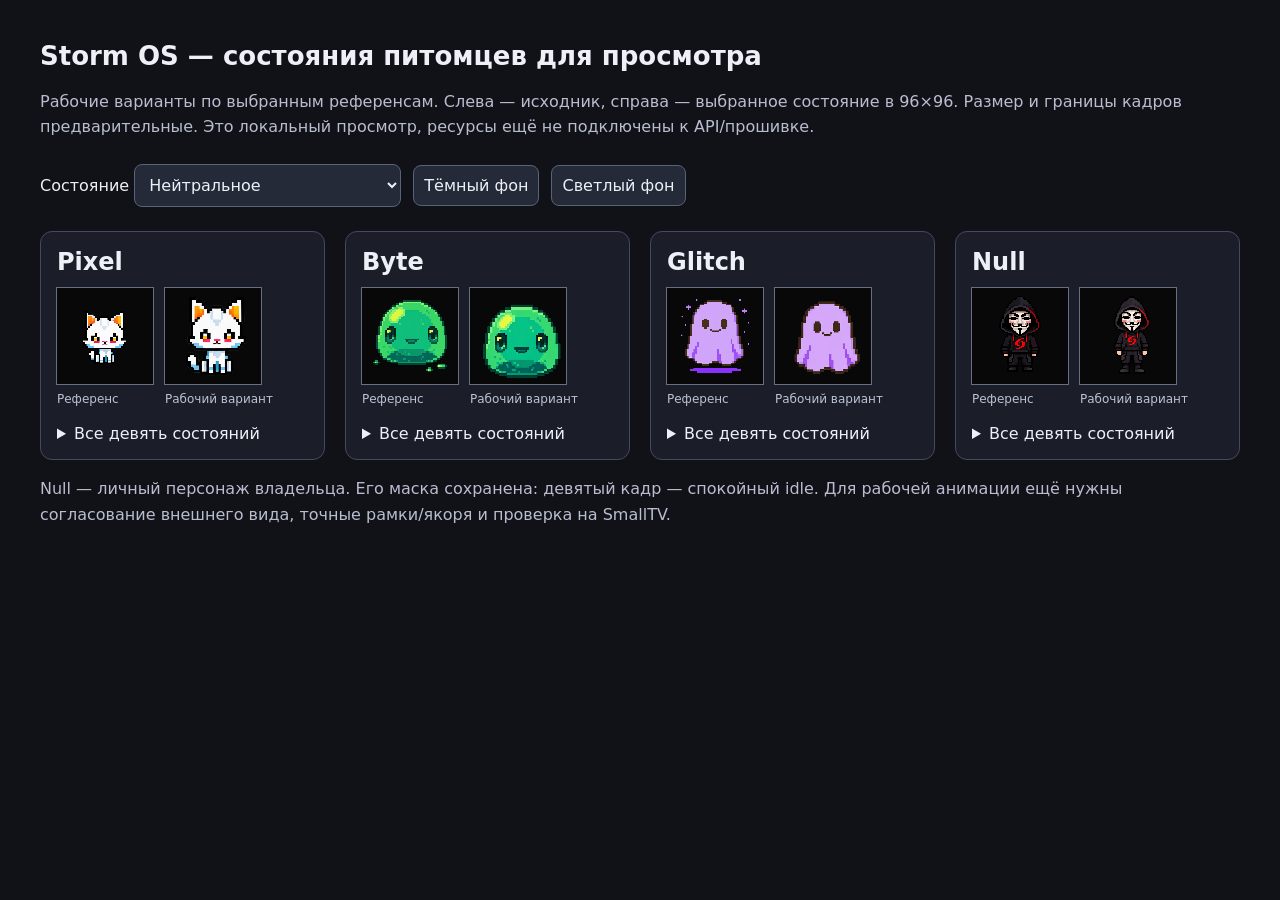
<file: assets/pets/review/index.html>
<!doctype html>
<html lang="ru">
<head>
  <meta charset="utf-8">
  <meta name="viewport" content="width=device-width,initial-scale=1">
  <title>Storm OS — просмотр состояний питомцев</title>
  <style>
    :root { color-scheme: dark; font: 16px system-ui,sans-serif; background:#111218; color:#eef0f7; }
    body { max-width:1200px; margin: auto; padding:24px; }
    h1 { font-size:26px; } p { color:#b8becf; line-height:1.6; }
    .toolbar { display:flex; gap:12px; flex-wrap:wrap; align-items:center; margin:24px 0; }
    select,button { font:inherit; padding:10px; border:1px solid #596279; border-radius:8px; background:#252a38; color:inherit; }
    button { cursor:pointer; } button:focus-visible,select:focus-visible { outline:3px solid #ff6278; }
    .cards { display:grid; grid-template-columns:repeat(auto-fit,minmax(250px,1fr)); gap:20px; }
    article { background:#1b1e29; border:1px solid #424a60; border-radius:12px; padding:16px; }
    h2 { margin:0 0 12px; } .pair { display:flex; gap:12px; flex-wrap:wrap; }
    figure { margin:0; } figcaption { font-size:12px; margin-top:8px; color:#bbc3d5; }
    .tile { background:var(--backdrop,#080809); width:96px; height:96px; outline:1px solid #667085; }
    .tile img { width:96px; height:96px; object-fit:contain; image-rendering:pixelated; }
    canvas { display:block; width:96px; height:96px; image-rendering:pixelated; }
    details { margin-top:18px; } summary { cursor:pointer; } .sheet { max-width:100%; height:auto; background:var(--backdrop,#080809); margin-top:12px; }
    small { display:block; margin-top:12px; color:#b8becf; line-height:1.5; }
  </style>
</head>
<body>
  <h1>Storm OS — состояния питомцев для просмотра</h1>
  <p>Рабочие варианты по выбранным референсам. Слева — исходник, справа — выбранное состояние в 96×96.
    Размер и границы кадров предварительные. Это локальный просмотр, ресурсы ещё не подключены к API/прошивке.</p>
  <div class="toolbar">
    <label>Состояние <select id="state">
      <option>Нейтральное</option><option>Радость</option><option>Еда</option><option>Игра</option>
      <option>Сон</option><option>Пробуждение</option><option>Голод / грусть</option><option>Усталость</option><option>Моргание / спокойный idle</option>
    </select></label>
    <button type="button" id="dark">Тёмный фон</button><button type="button" id="light">Светлый фон</button>
  </div>
  <main class="cards" id="cards"></main>
  <p>Null — личный персонаж владельца. Его маска сохранена: девятый кадр — спокойный idle.
    Для рабочей анимации ещё нужны согласование внешнего вида, точные рамки/якоря и проверка на SmallTV.</p>
  <script>
    const files = { Pixel:'Pixel-states-v2.png', Byte:'Byte-states-v1.png', Glitch:'Glitch-states-v1.png', Null:'Null-states-v2.png' };
    const drafts = [];
    const select = document.querySelector('#state');
    function render() {
      const index = select.selectedIndex;
      for (const { image,canvas } of drafts) {
        if (!image.naturalWidth) continue;
        const ctx = canvas.getContext('2d');
        ctx.clearRect(0,0,96,96); ctx.imageSmoothingEnabled = false;
        const w = image.naturalWidth/3, h = image.naturalHeight/3;
        const scale = Math.min(96/w,96/h), dw=w*scale, dh=h*scale;
        ctx.drawImage(image,(index%3)*w,Math.floor(index/3)*h,w,h,(96-dw)/2,(96-dh)/2,dw,dh);
      }
    }
    for (const [name,file] of Object.entries(files)) {
      const card=document.createElement('article');
      // Only fixed project filenames/labels are used; no API or user input.
      card.innerHTML=`<h2>${name}</h2><div class="pair"><figure><div class="tile"><img src="../references/${name}.png" alt="Исходник ${name}"></div><figcaption>Референс</figcaption></figure><figure><div class="tile"><canvas width="96" height="96" aria-label="Состояние ${name}"></canvas></div><figcaption>Рабочий вариант</figcaption></figure></div><details><summary>Все девять состояний</summary><img class="sheet" src="${file}" alt="Лист состояний ${name}"></details>`;
      document.querySelector('#cards').append(card);
      const image=new Image(); drafts.push({image,canvas:card.querySelector('canvas')});
      image.onload=render; image.onerror=()=>{ const note=document.createElement('small');note.textContent='Не удалось открыть локальный PNG. Проверьте целостность папки assets/pets.';card.append(note); };
      image.src=file;
    }
    select.addEventListener('change',render);
    document.querySelector('#dark').onclick=()=>document.documentElement.style.setProperty('--backdrop','#080809');
    document.querySelector('#light').onclick=()=>document.documentElement.style.setProperty('--backdrop','#f3f4f7');
  </script>
</body>
</html>
</file>
